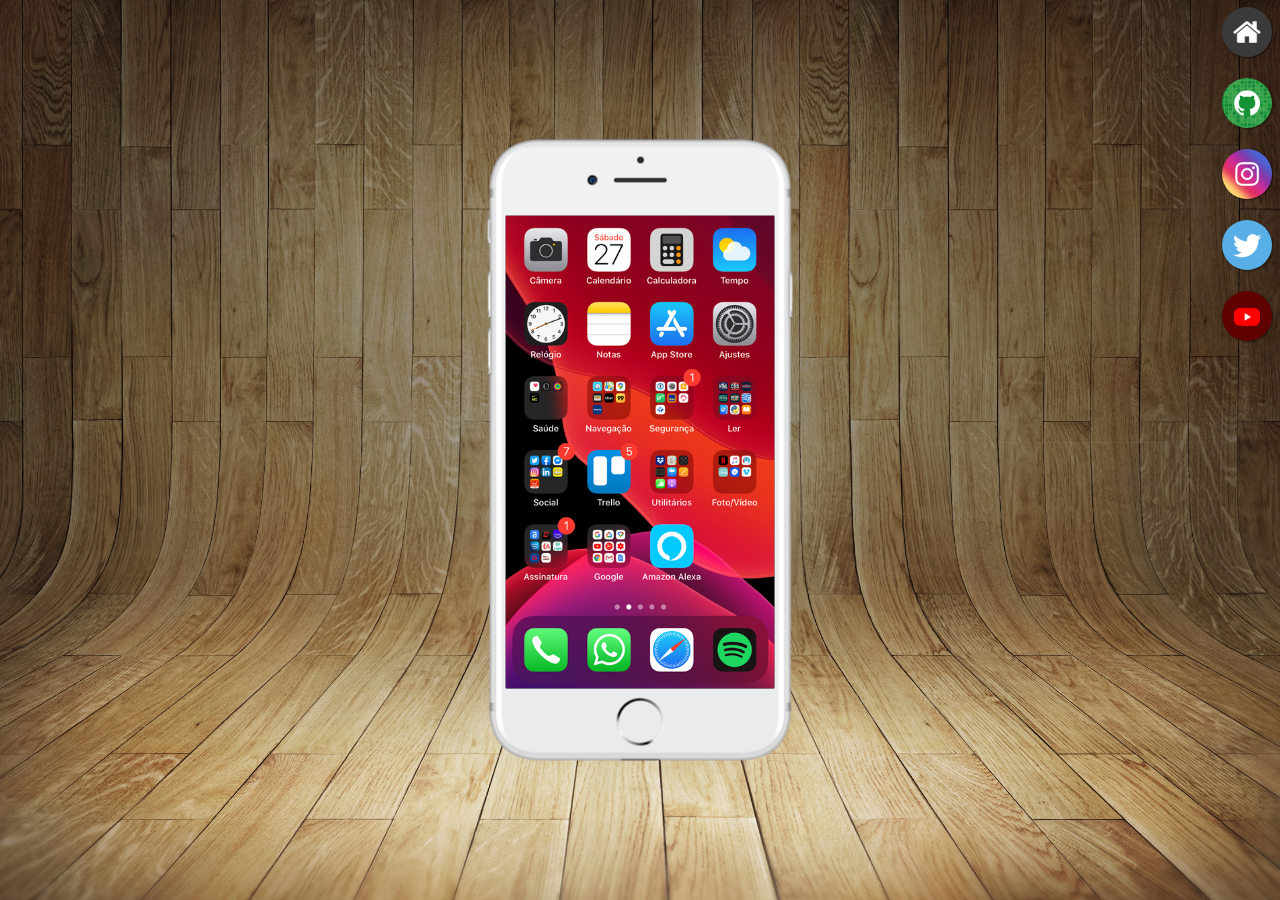
<file: index.html>
<!DOCTYPE html>
<html lang="pt-br">
<head>
    <meta charset="UTF-8">
    <meta http-equiv="X-UA-Compatible" content="IE=edge">
    <meta name="viewport" content="width=device-width, initial-scale=1.0">
    <title>Projeto Redes Sociais</title>
    <link rel="shortcut icon" href="favicon.ico" type="image/x-icon">
    <link rel="stylesheet" href="estilos/style.css">
</head>
<body>
    <main>
        <section id="telefone">
            <iframe src="home.html" frameborder="0" name="tela" id="tela">
                Seu navegador não é compatível com este conteúdo. Talvez em outro, por favor.
            </iframe>
        </section>
        <section id="redes-sociais">
            <a href="home.html" target="tela"> <img src="imagens/logo-home.jpg" alt="home"></a><br>
            <a href="github.html" target="tela"><img src="imagens/logo-github.jpg" alt="github"></a><br>
<!--        <a href="facebook.html" target="tela"><img src="imagens/logo-facebook.jpg" alt="facebook"></a><br>-->
            <a href="instagram.html" target="tela"><img src="imagens/logo-instagram.jpg" alt="instagram"></a><br>
            <a href="twitter.html" target="tela"><img src="imagens/logo-twitter.jpg" alt="twitter"></a><br>
            <a href="youtube.html" target="tela"><img src="imagens/logo-youtube.jpg" alt="youtube"></a>
        </section>
    </main>
</body>
</html>
</file>
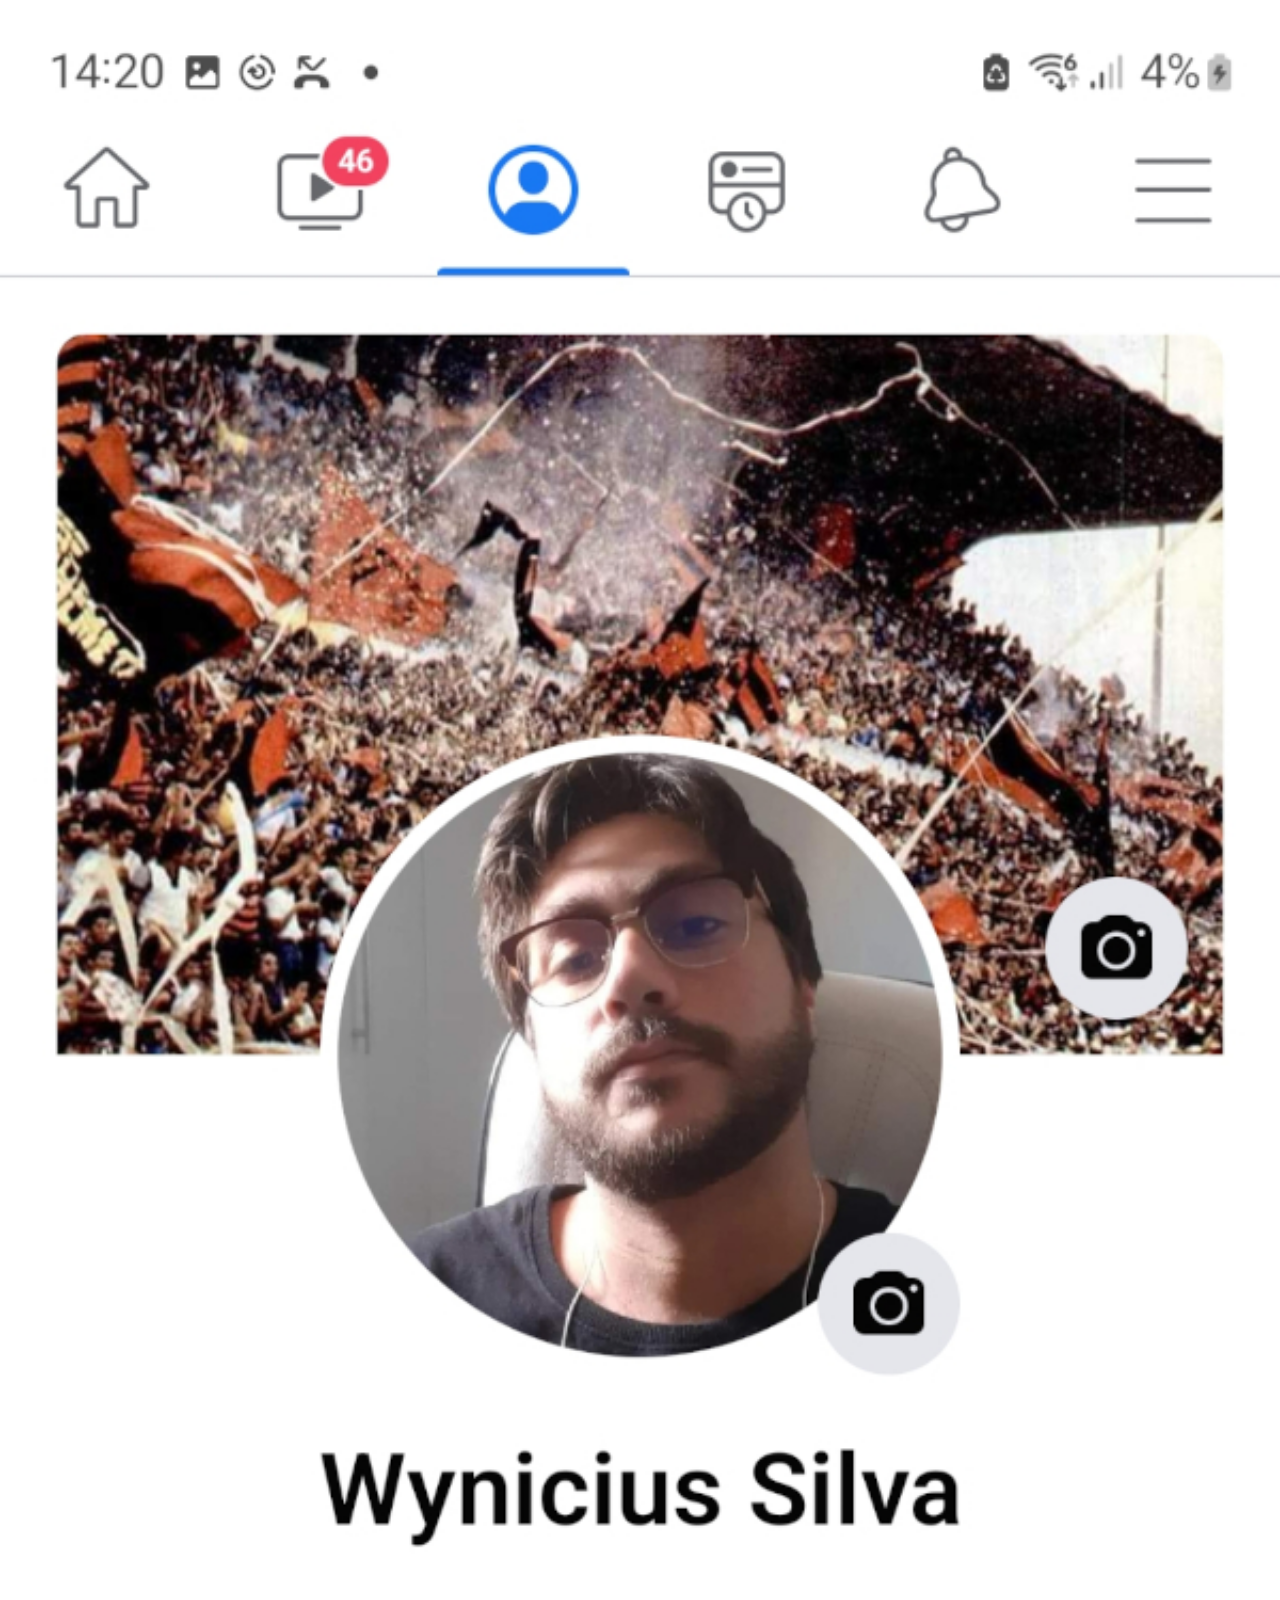
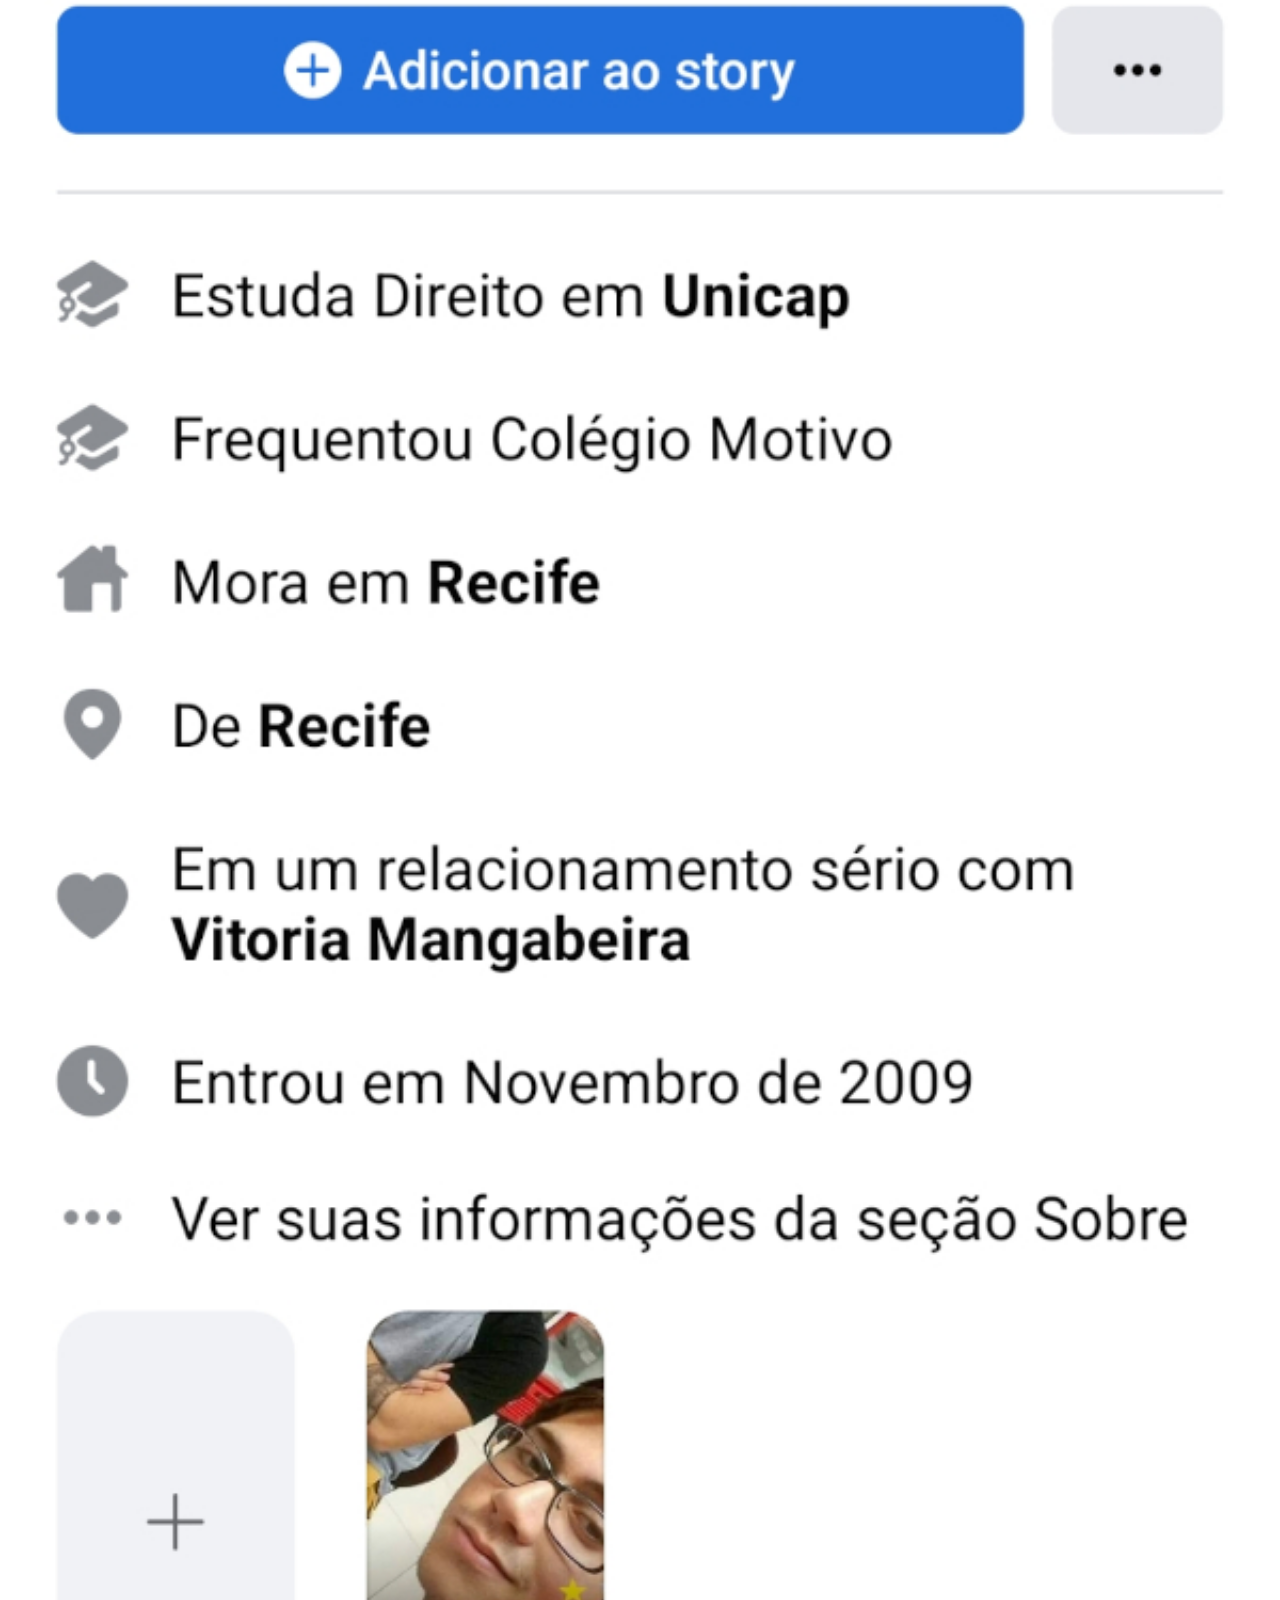
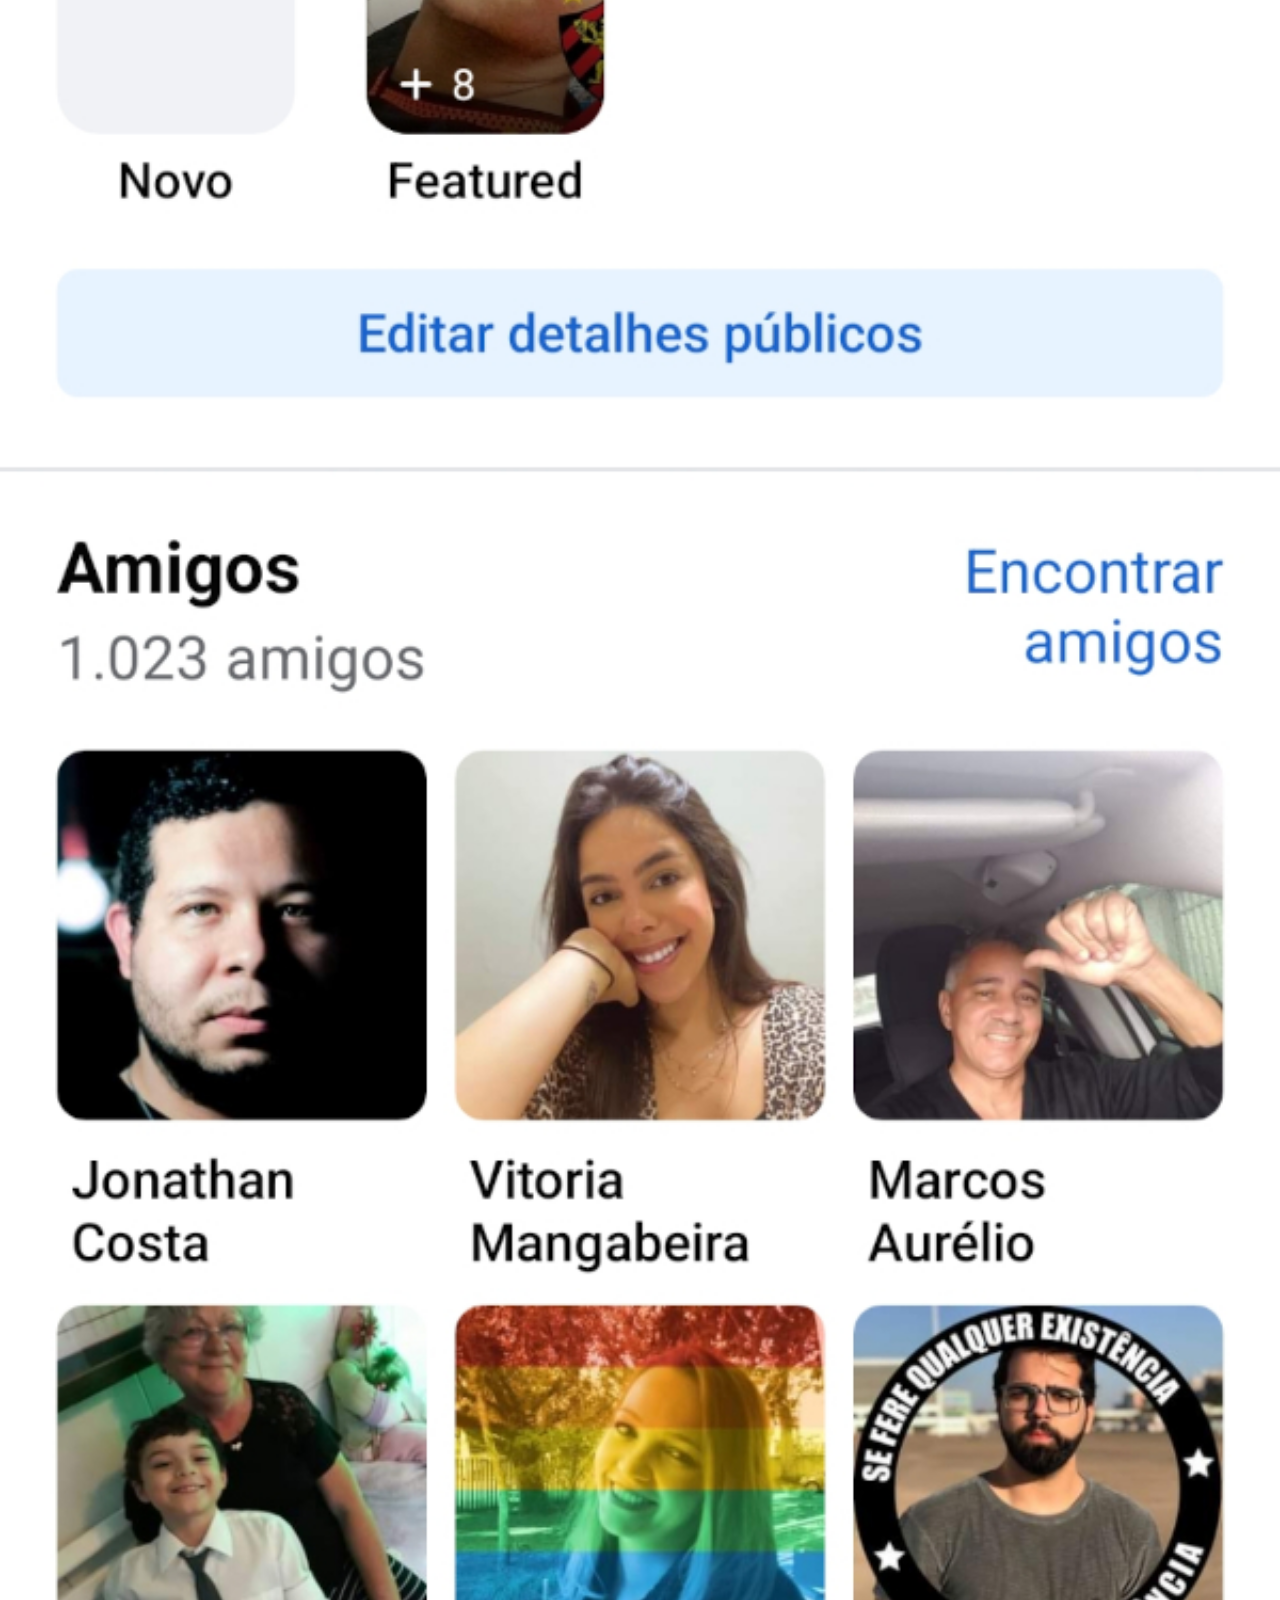
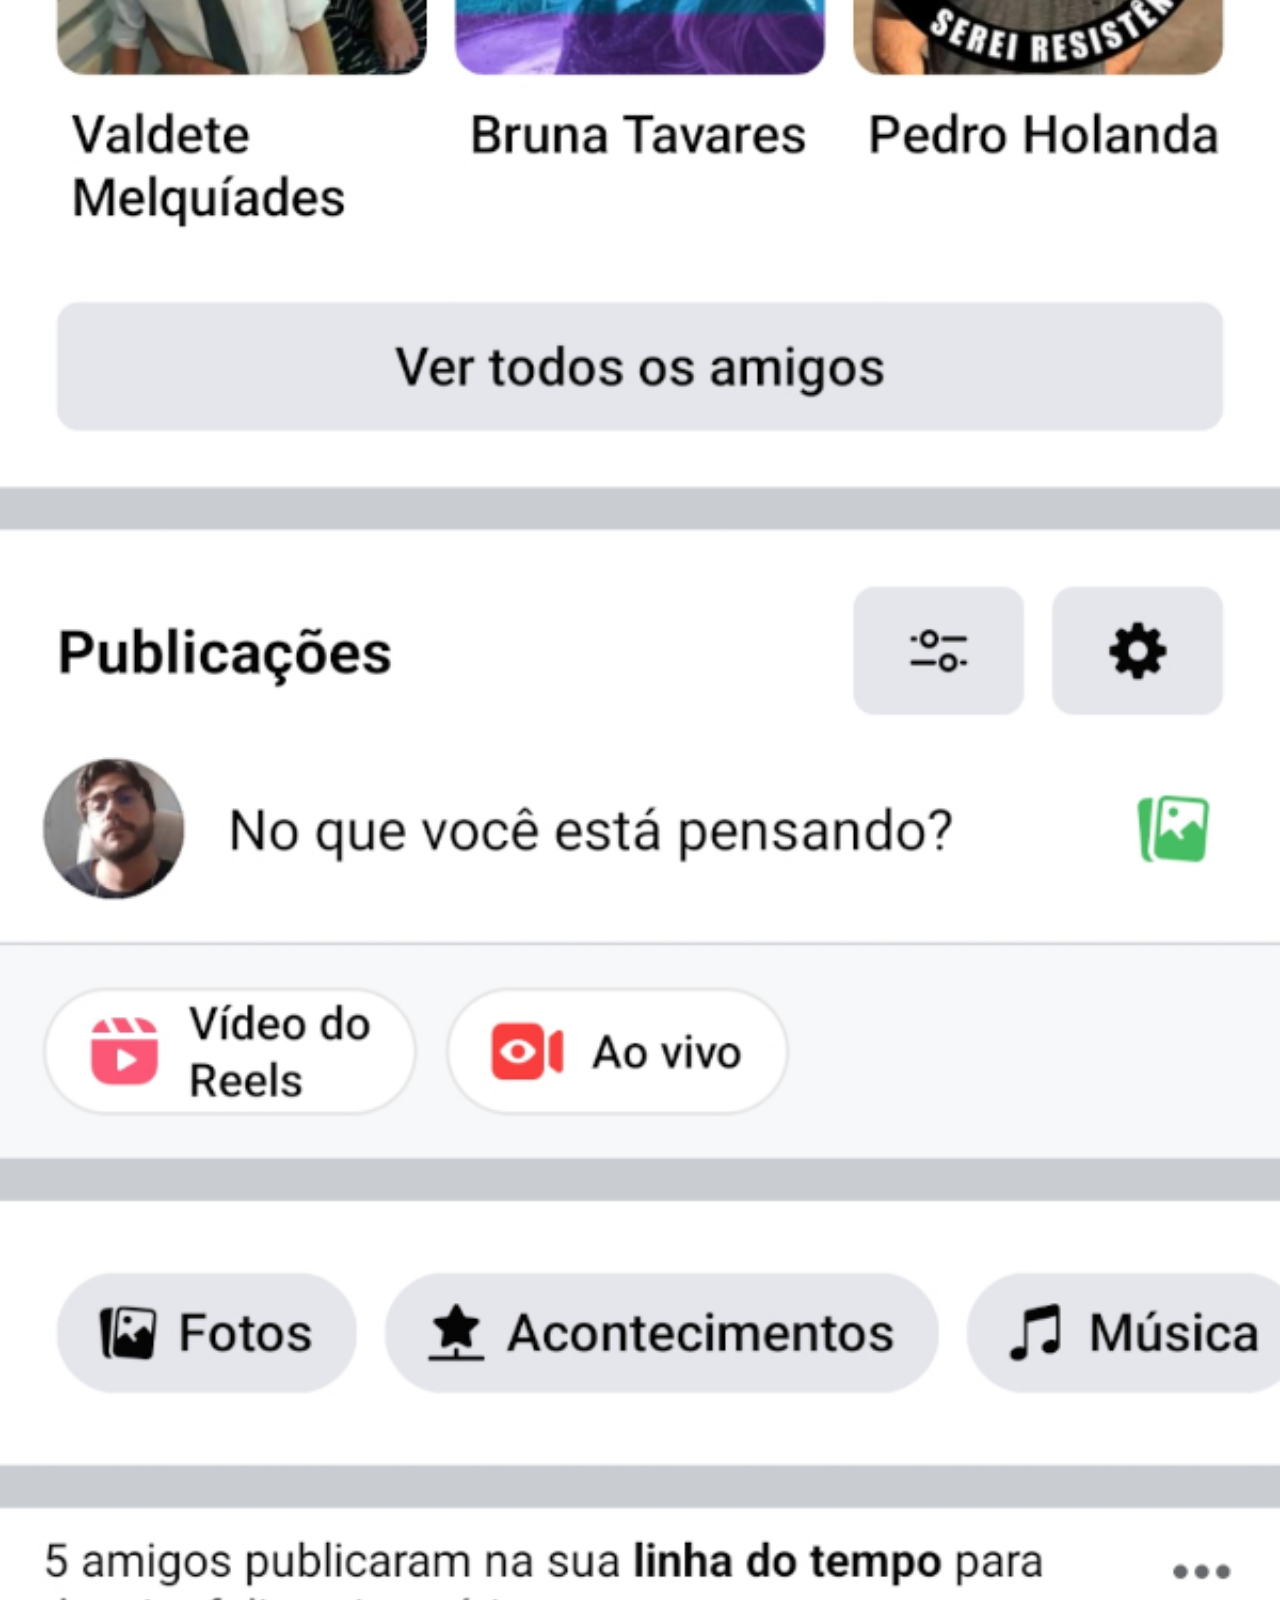
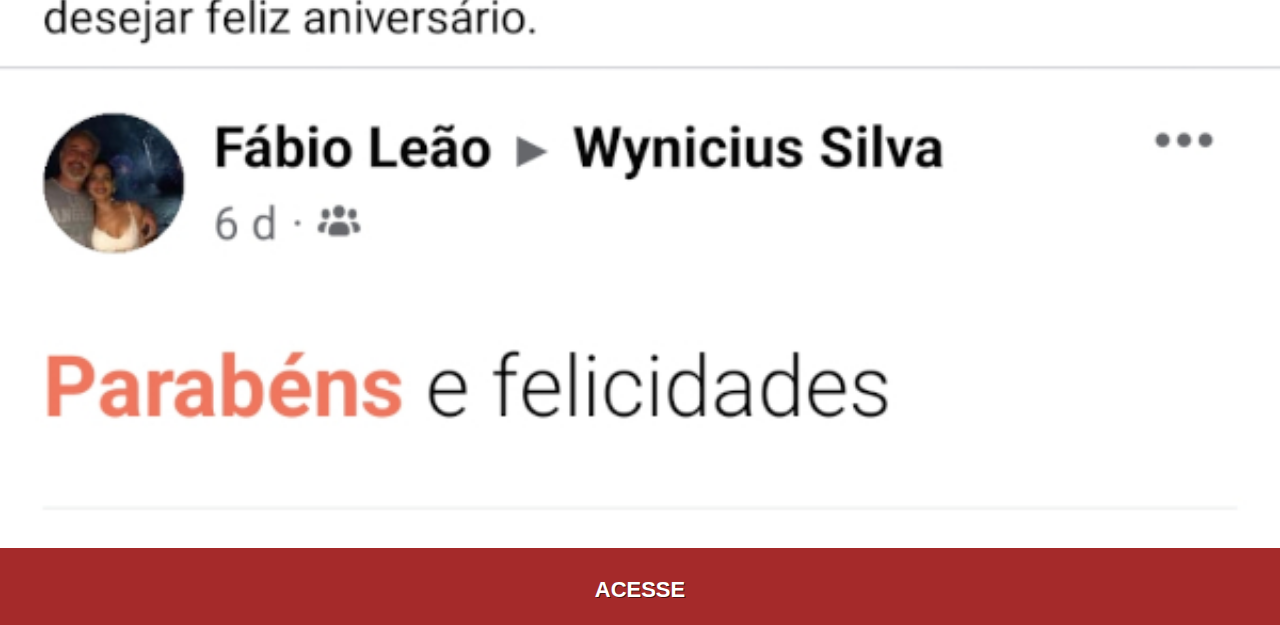
<file: facebook.html>
<!--Not in use-->

<!DOCTYPE html>
<html lang="pt-br">
<head>
    <meta charset="UTF-8">
    <meta http-equiv="X-UA-Compatible" content="IE=edge">
    <meta name="viewport" content="width=device-width, initial-scale=1.0">
    <title>facebook</title>
    <link rel="stylesheet" href="estilos/tela.css">
</head>
<body>
    <img src="imagens/tela-facebook.jpg" alt="facebook">
    <a href="https://pt-br.facebook.com/people/Wynicius-Da-Silva/100082048389641/">acesse</a>
</body>
</html>
</file>
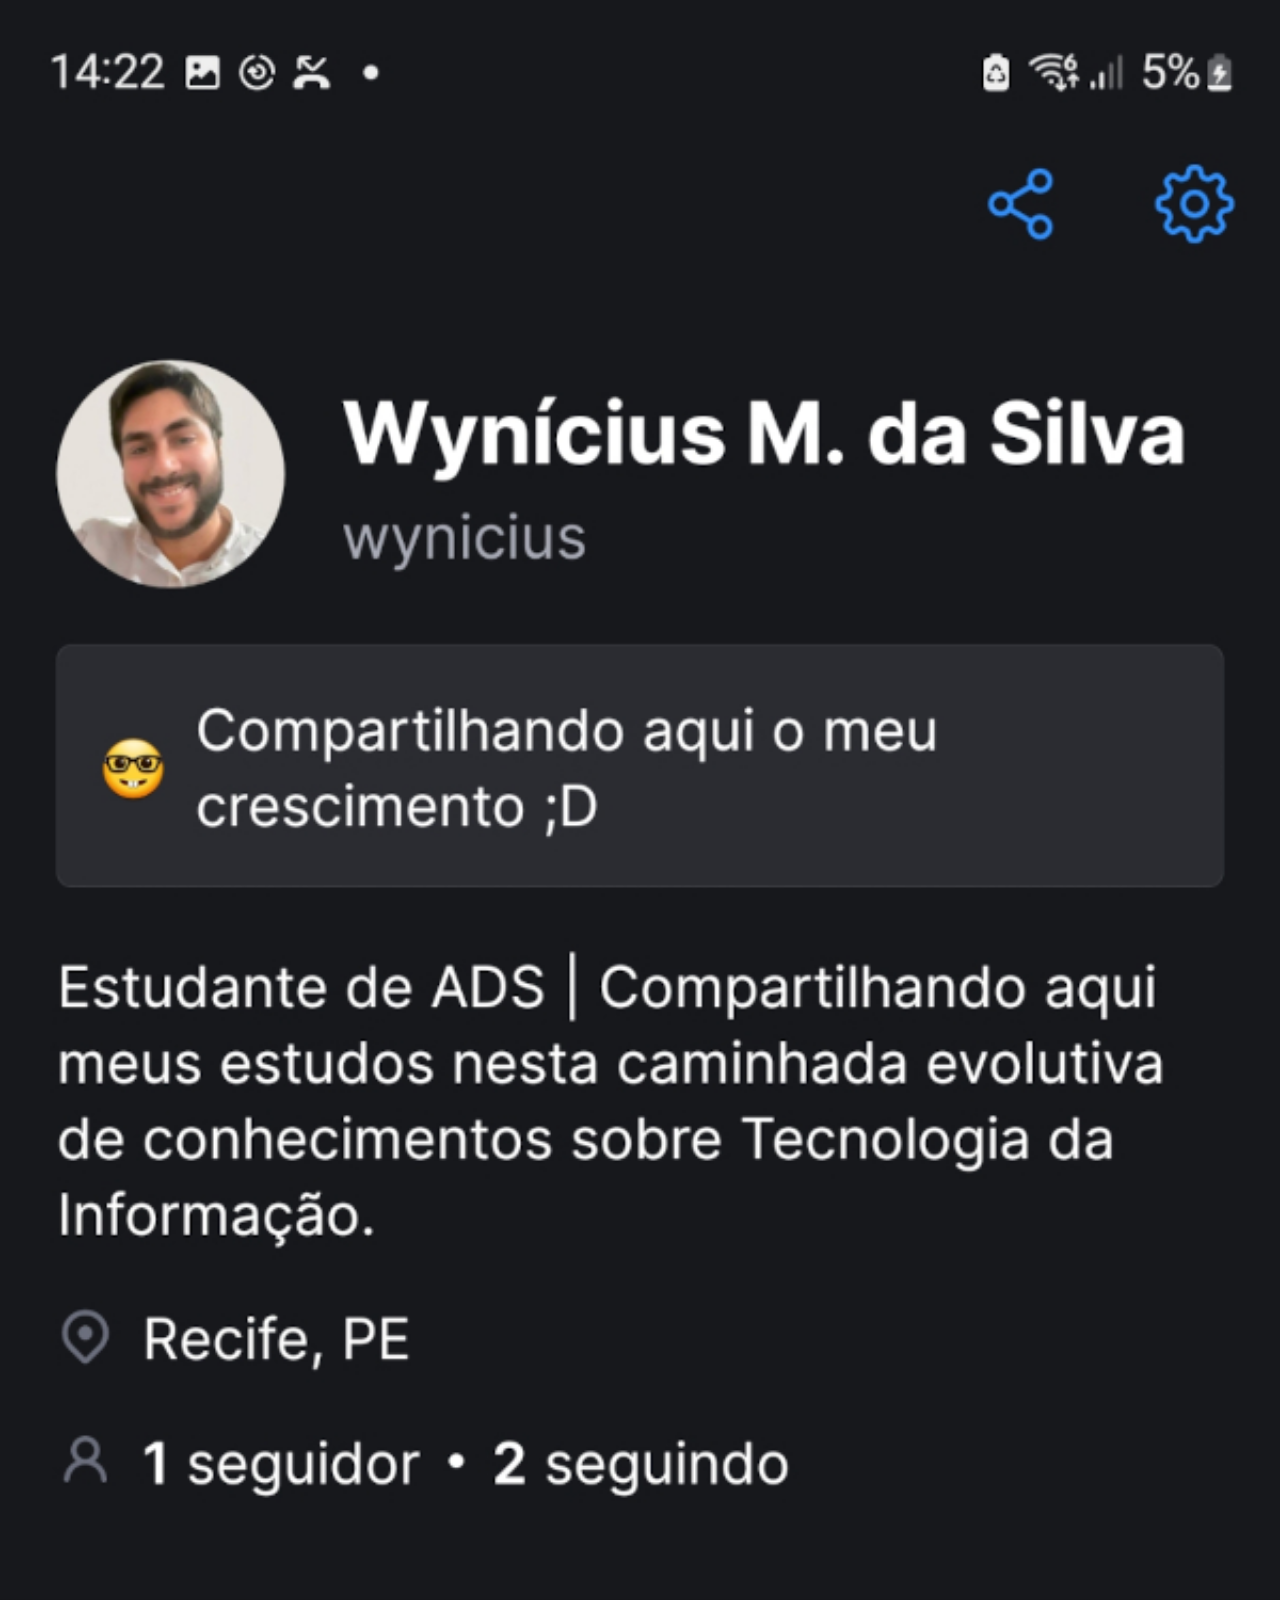
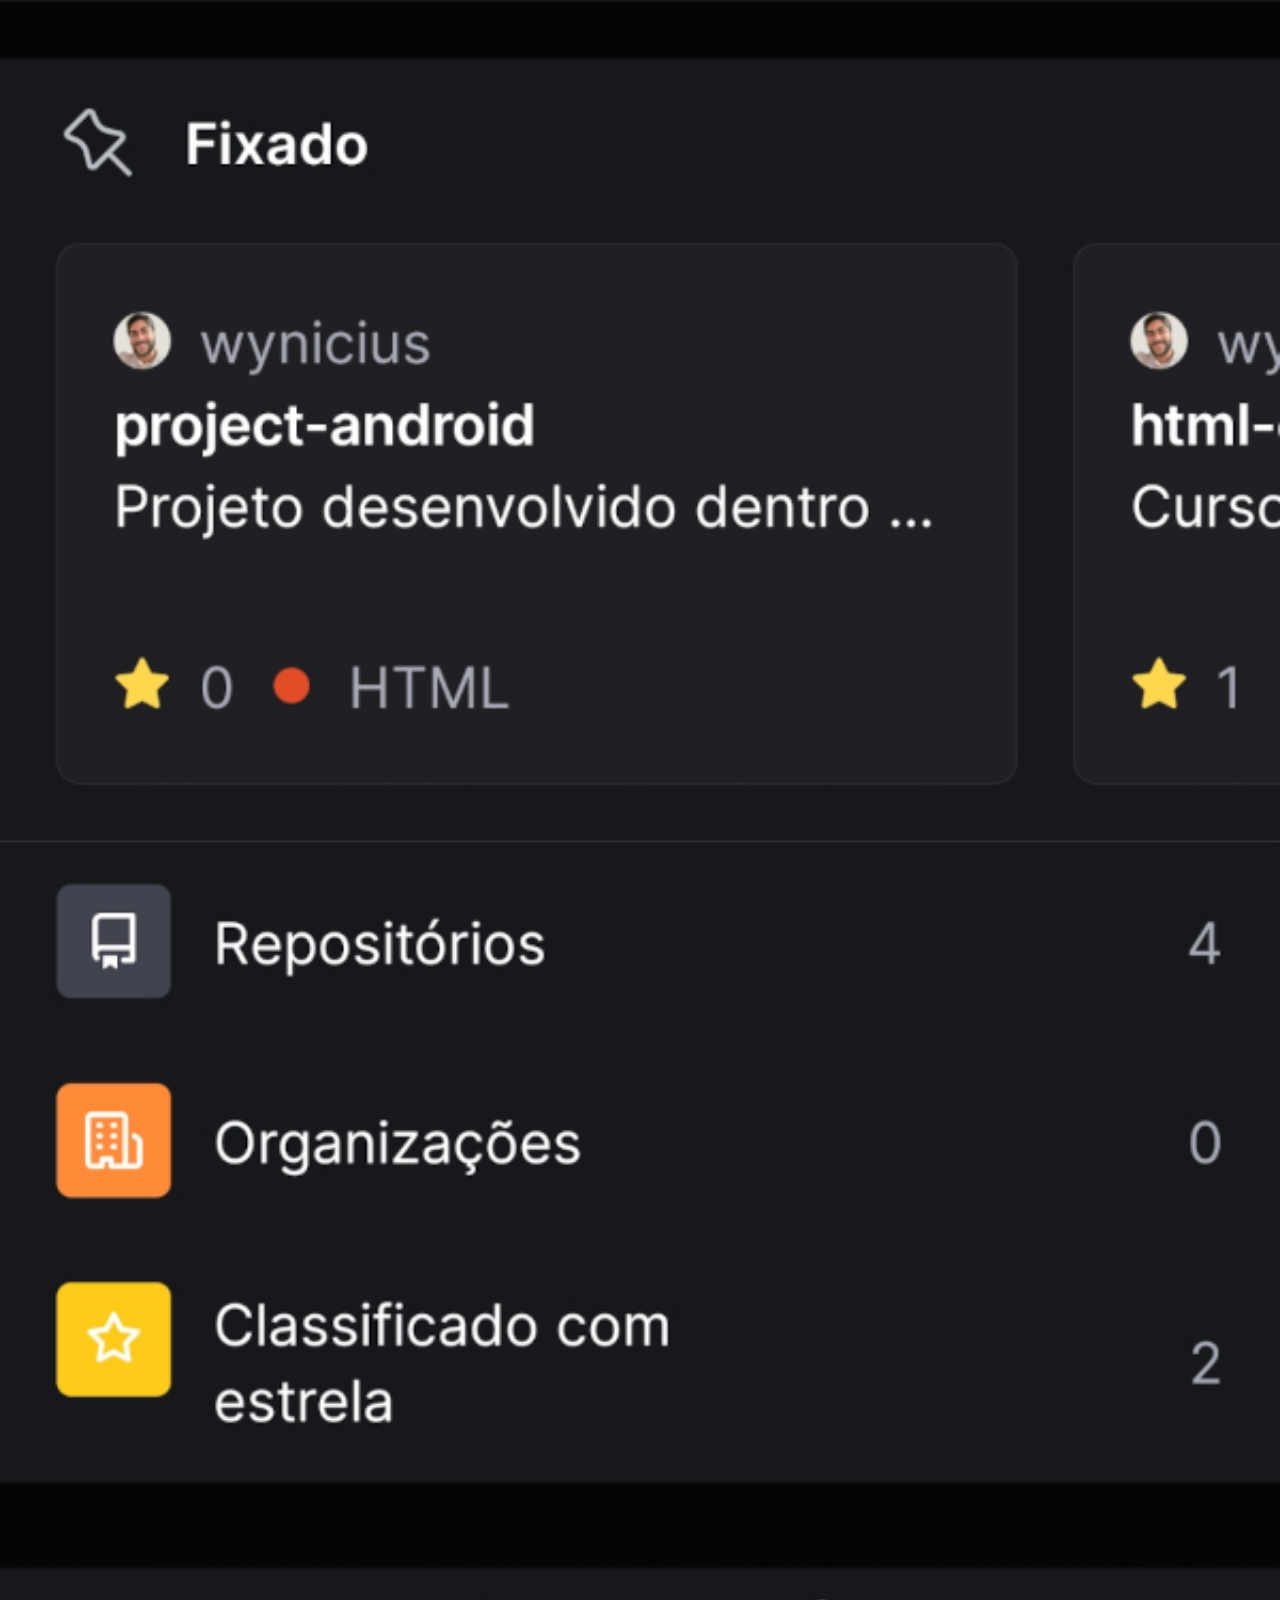
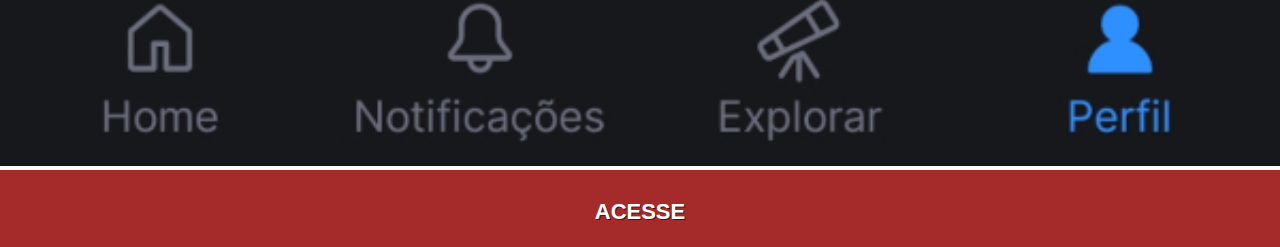
<file: github.html>
<!DOCTYPE html>
<html lang="pt-br">
<head>
    <meta charset="UTF-8">
    <meta http-equiv="X-UA-Compatible" content="IE=edge">
    <meta name="viewport" content="width=device-width, initial-scale=1.0">
    <title>Github</title>
    <link rel="stylesheet" href="estilos/tela.css">
</head>
<body>
    <img src="imagens/tela-github.jpg" alt="perfil do github">
    <a href="https://github.com/wynicius" target="_blank">acesse</a>
</body>
</html>
</file>
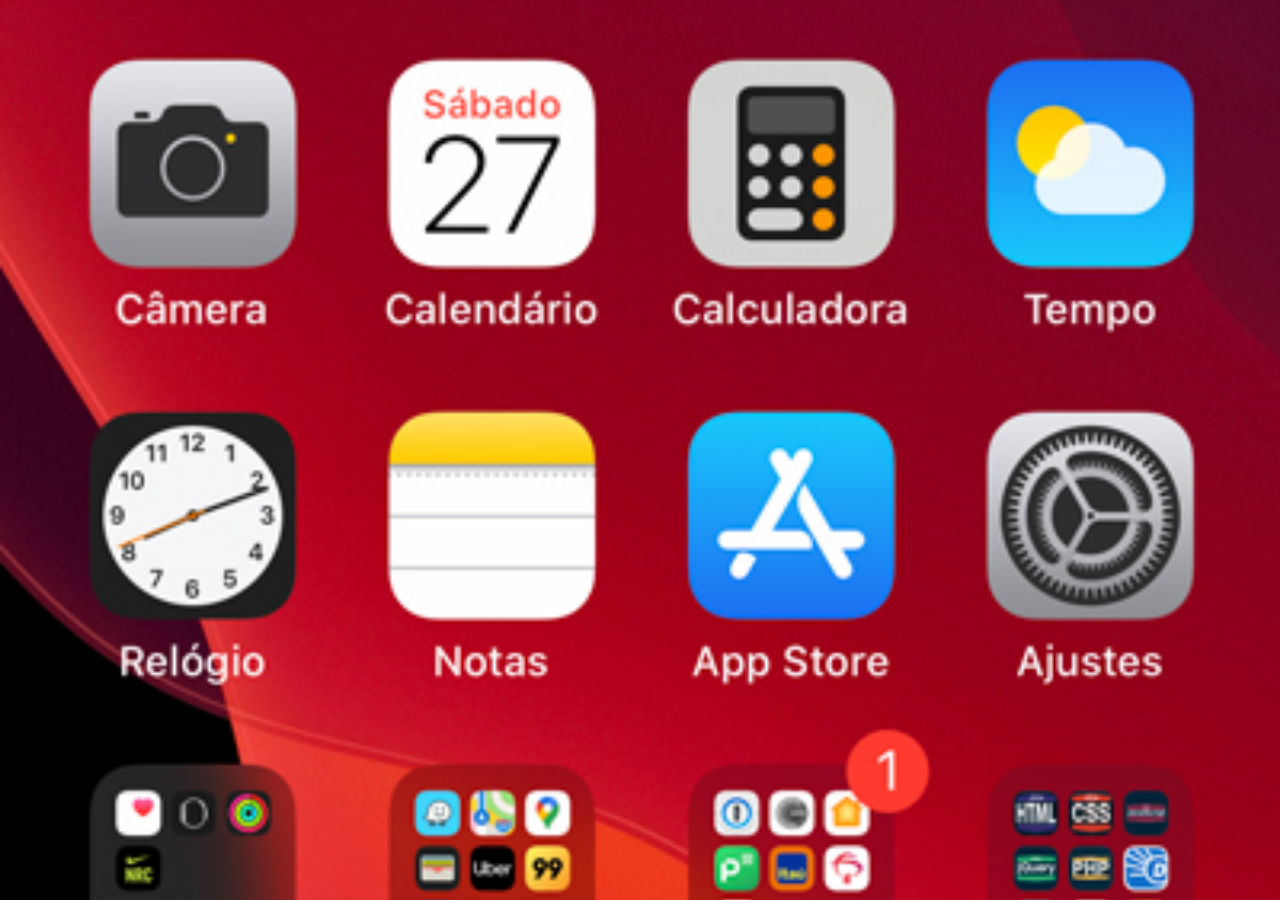
<file: home.html>
<!DOCTYPE html>
<html lang="pt-br">
<head>
    <meta charset="UTF-8">
    <meta http-equiv="X-UA-Compatible" content="IE=edge">
    <meta name="viewport" content="width=device-width, initial-scale=1.0">
    <title>home</title>
    <style>
        *{
            margin: 0px;
            padding: 0px;
        }

        body{
            width: 100vw;
            height: 100vh;
            background: black url('imagens/tela-home.jpg') top center;
            background-size: cover;
        }
    </style>
</head>
<body>
    
</body>
</html>
</file>
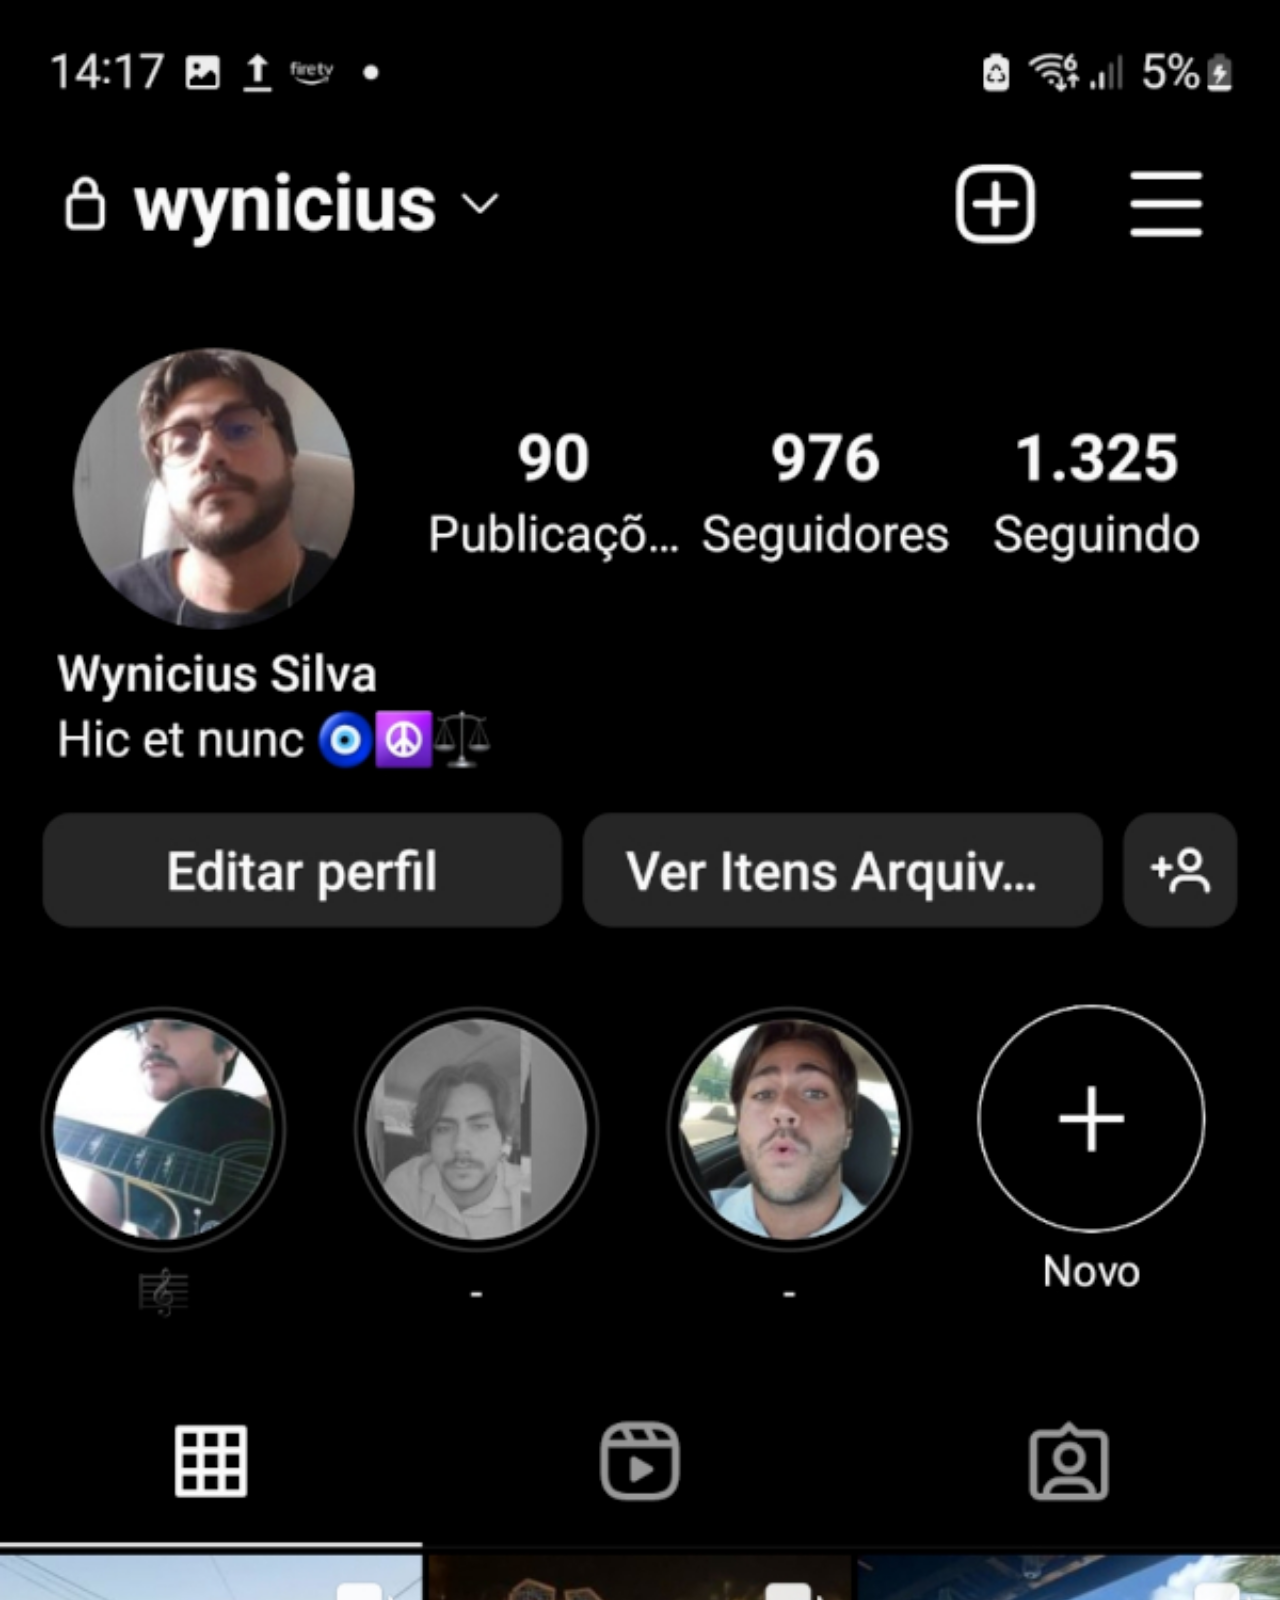
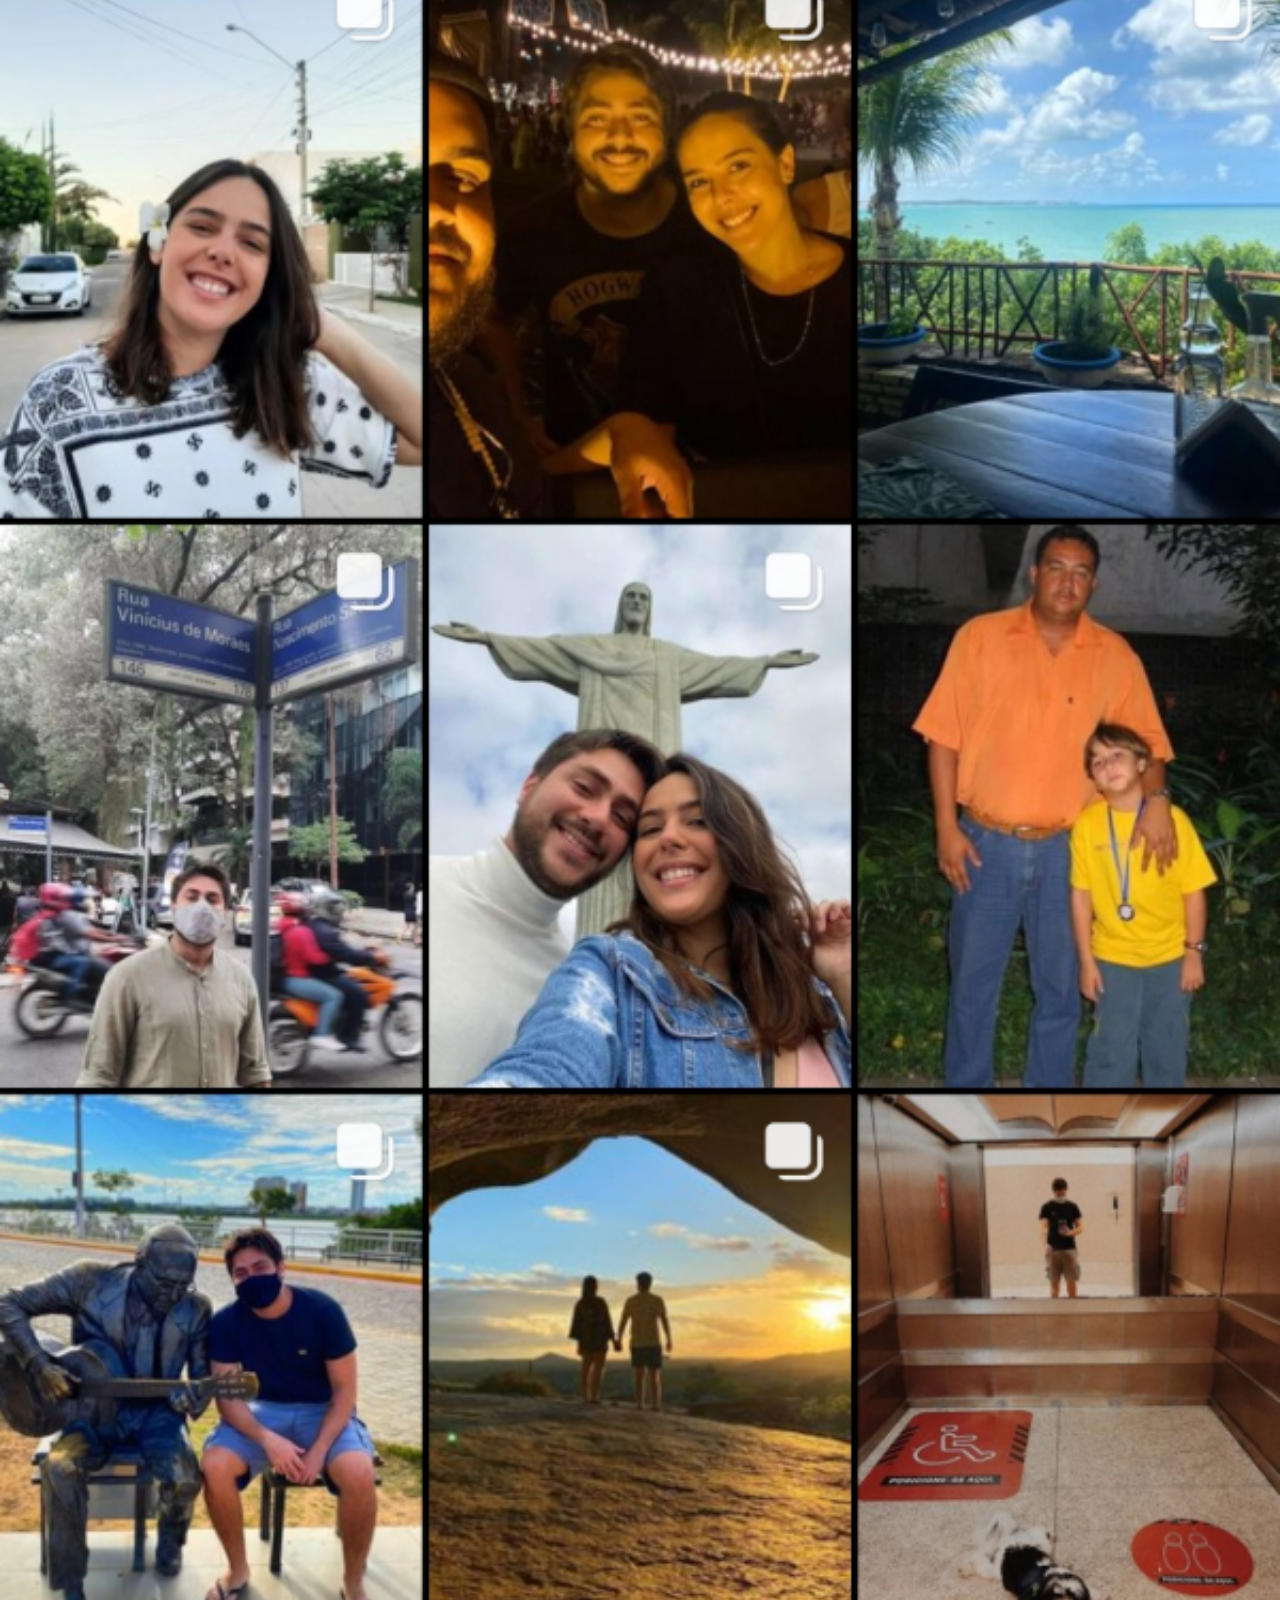
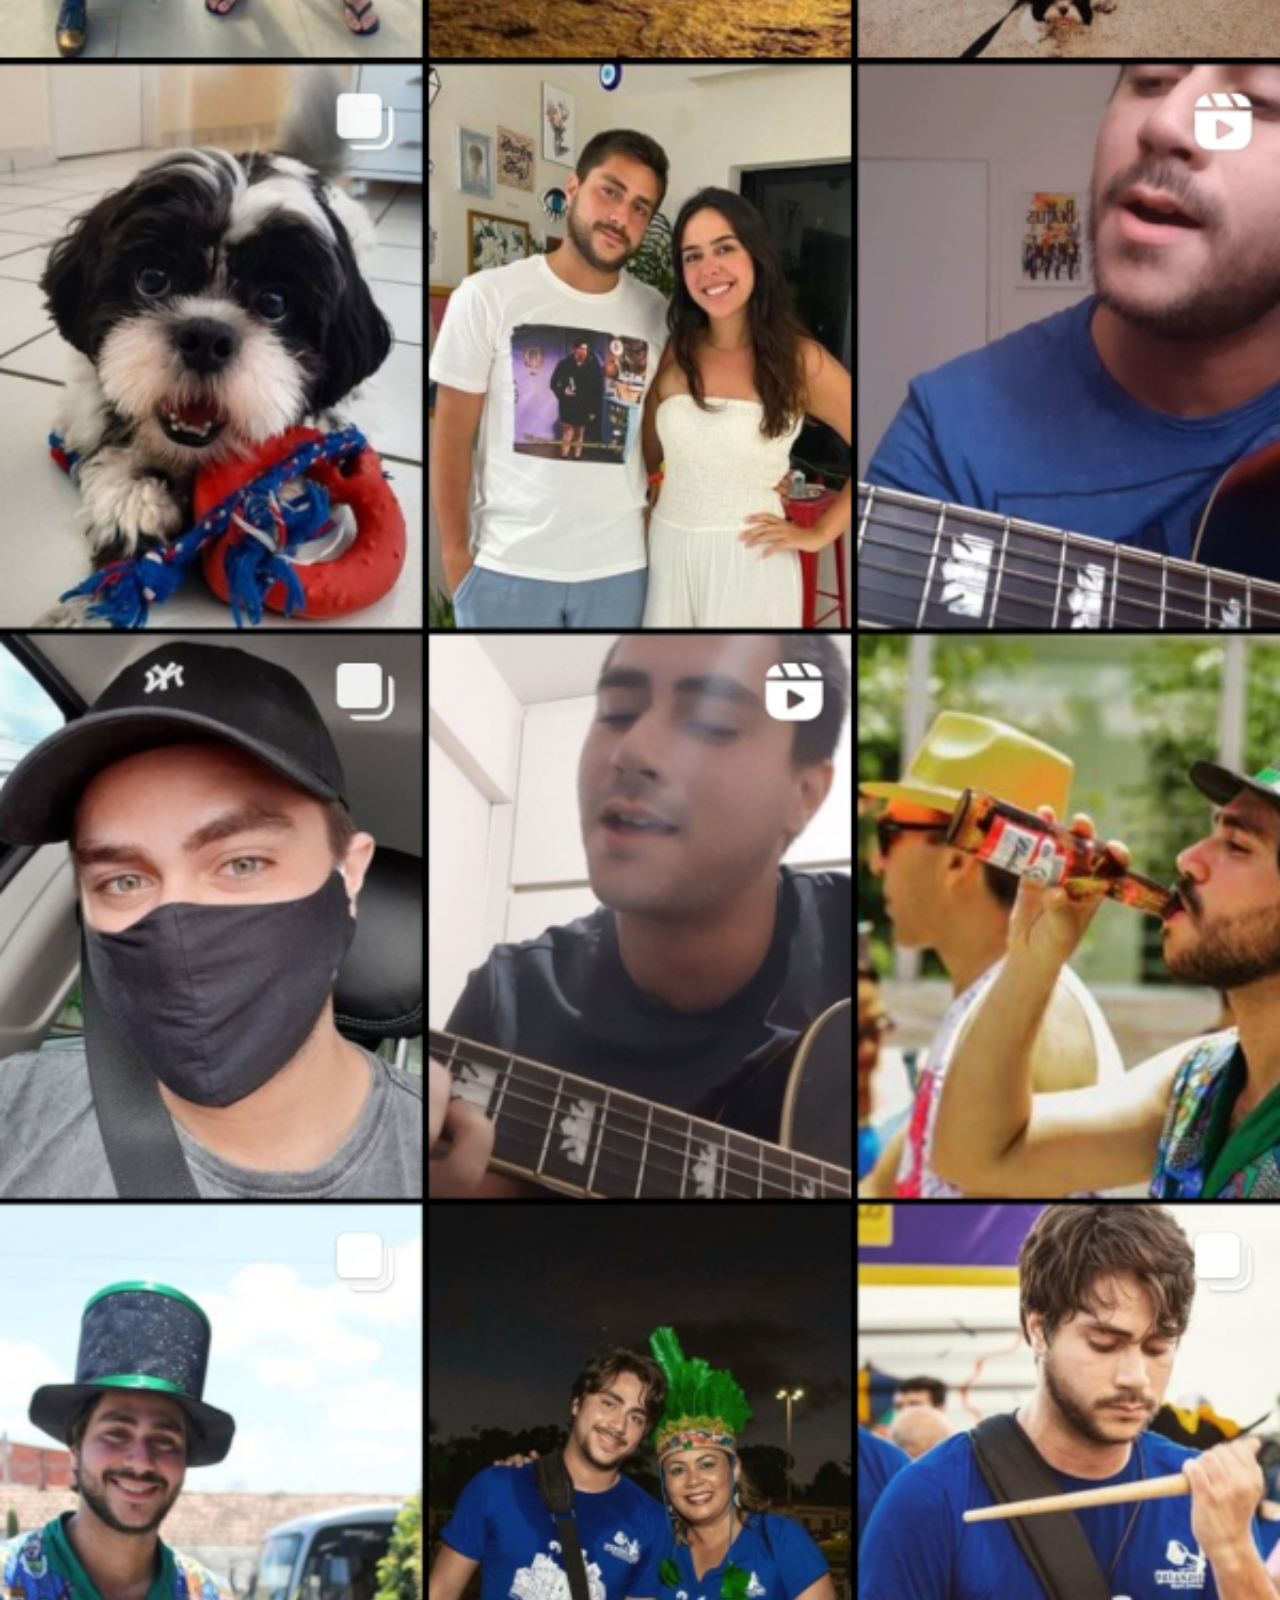
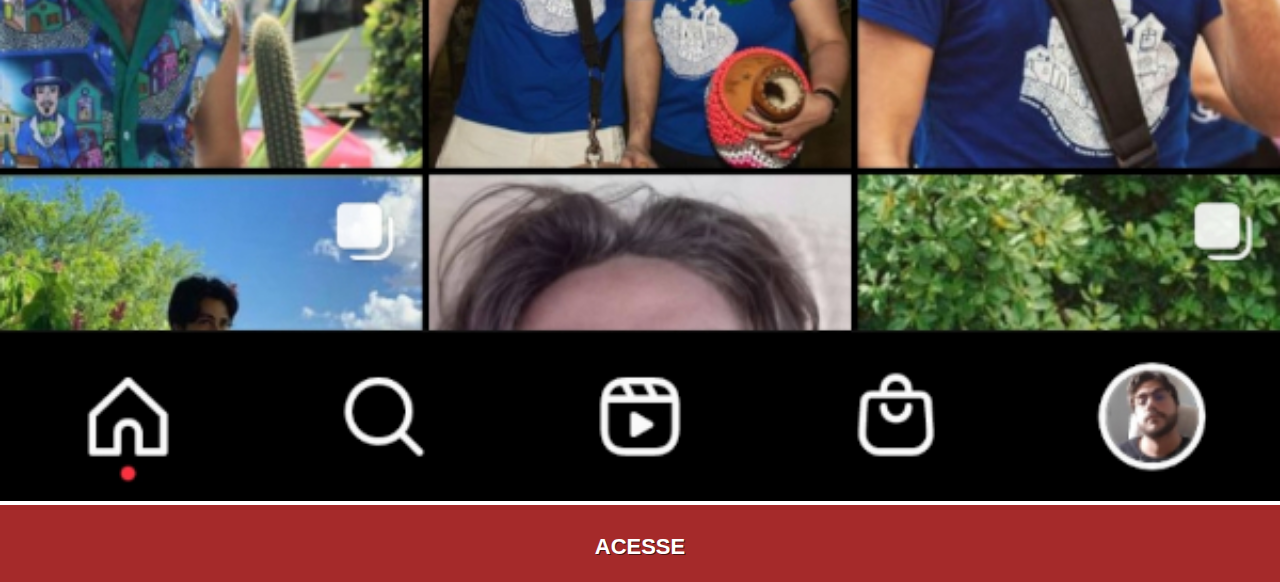
<file: instagram.html>
<!DOCTYPE html>
<html lang="pt-br">
<head>
    <meta charset="UTF-8">
    <meta http-equiv="X-UA-Compatible" content="IE=edge">
    <meta name="viewport" content="width=device-width, initial-scale=1.0">
    <title>instagram</title>
    <link rel="stylesheet" href="estilos/tela.css">
</head>
<body>
    <img src="imagens/tela-instagram.jpg" alt="instagram">
    <a href="https://www.instagram.com/wynicius/" target="_blank">acesse</a>
</body>
</html>
</file>
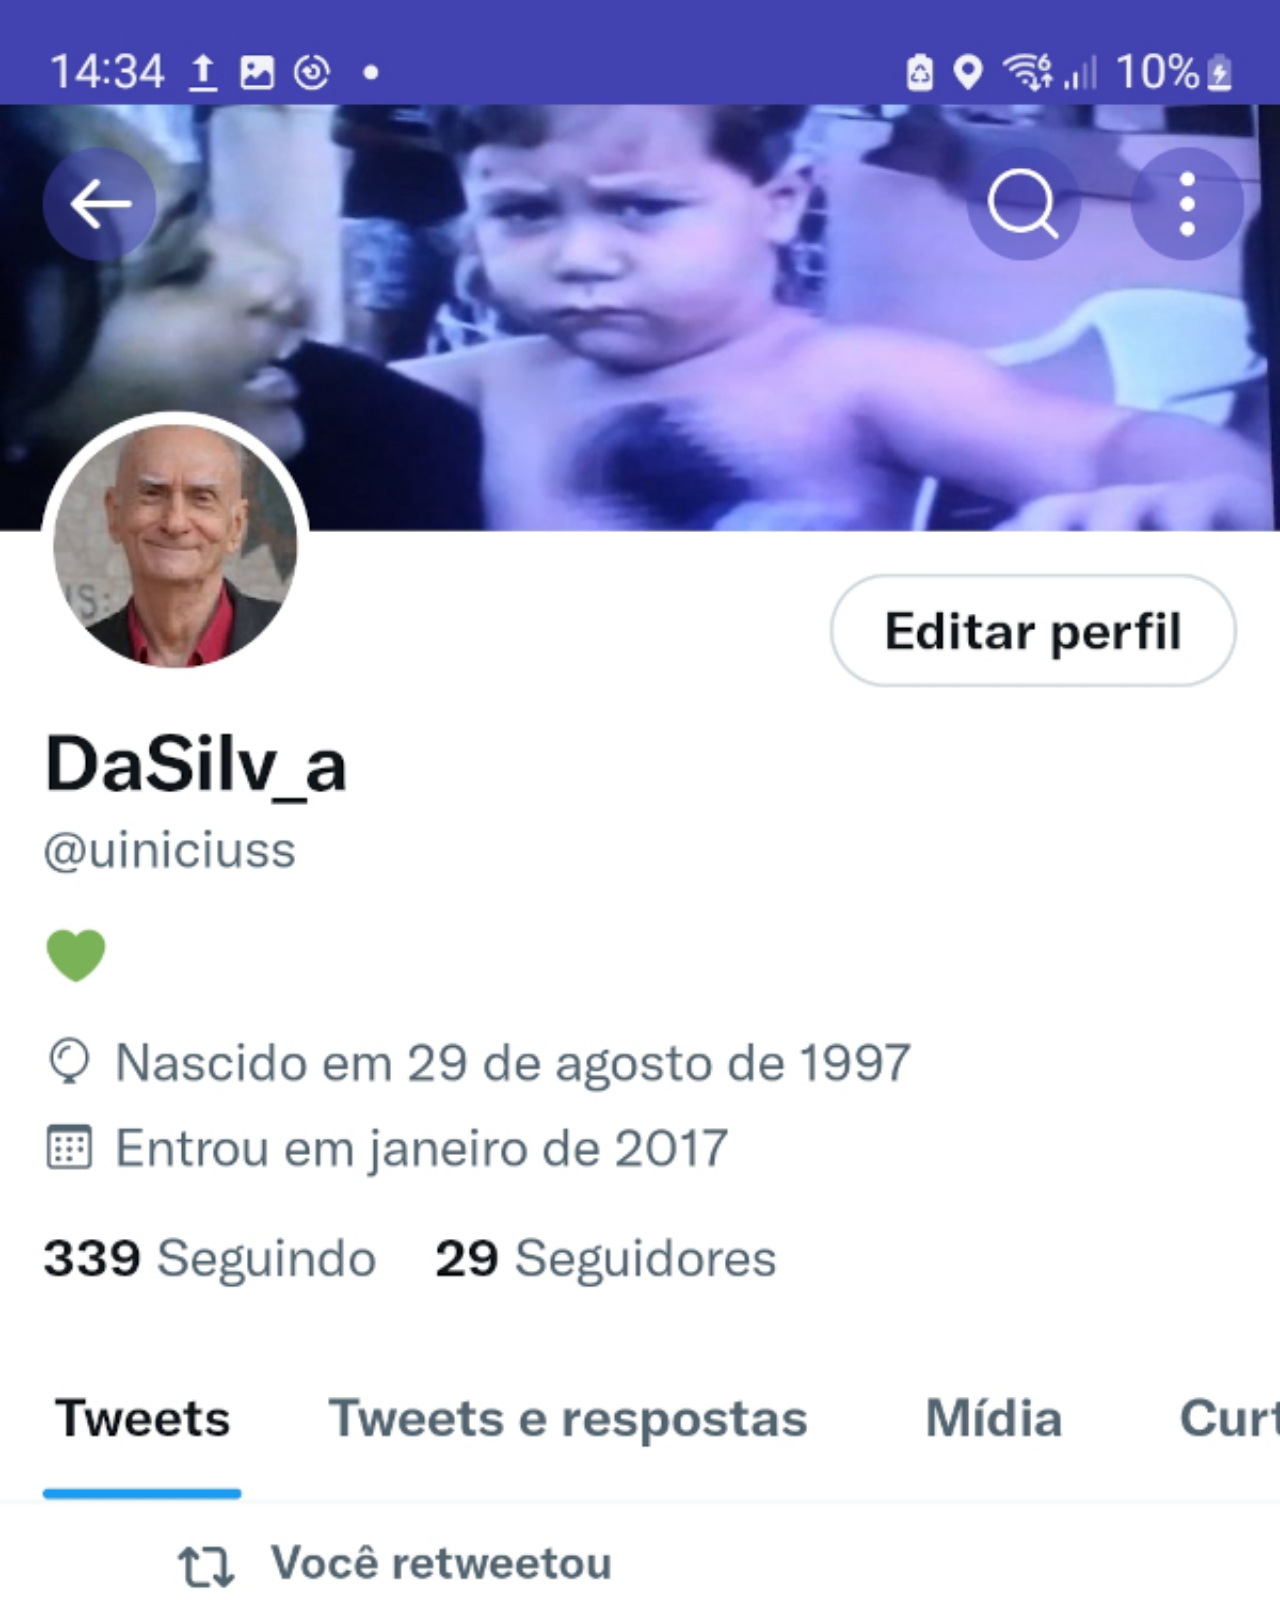
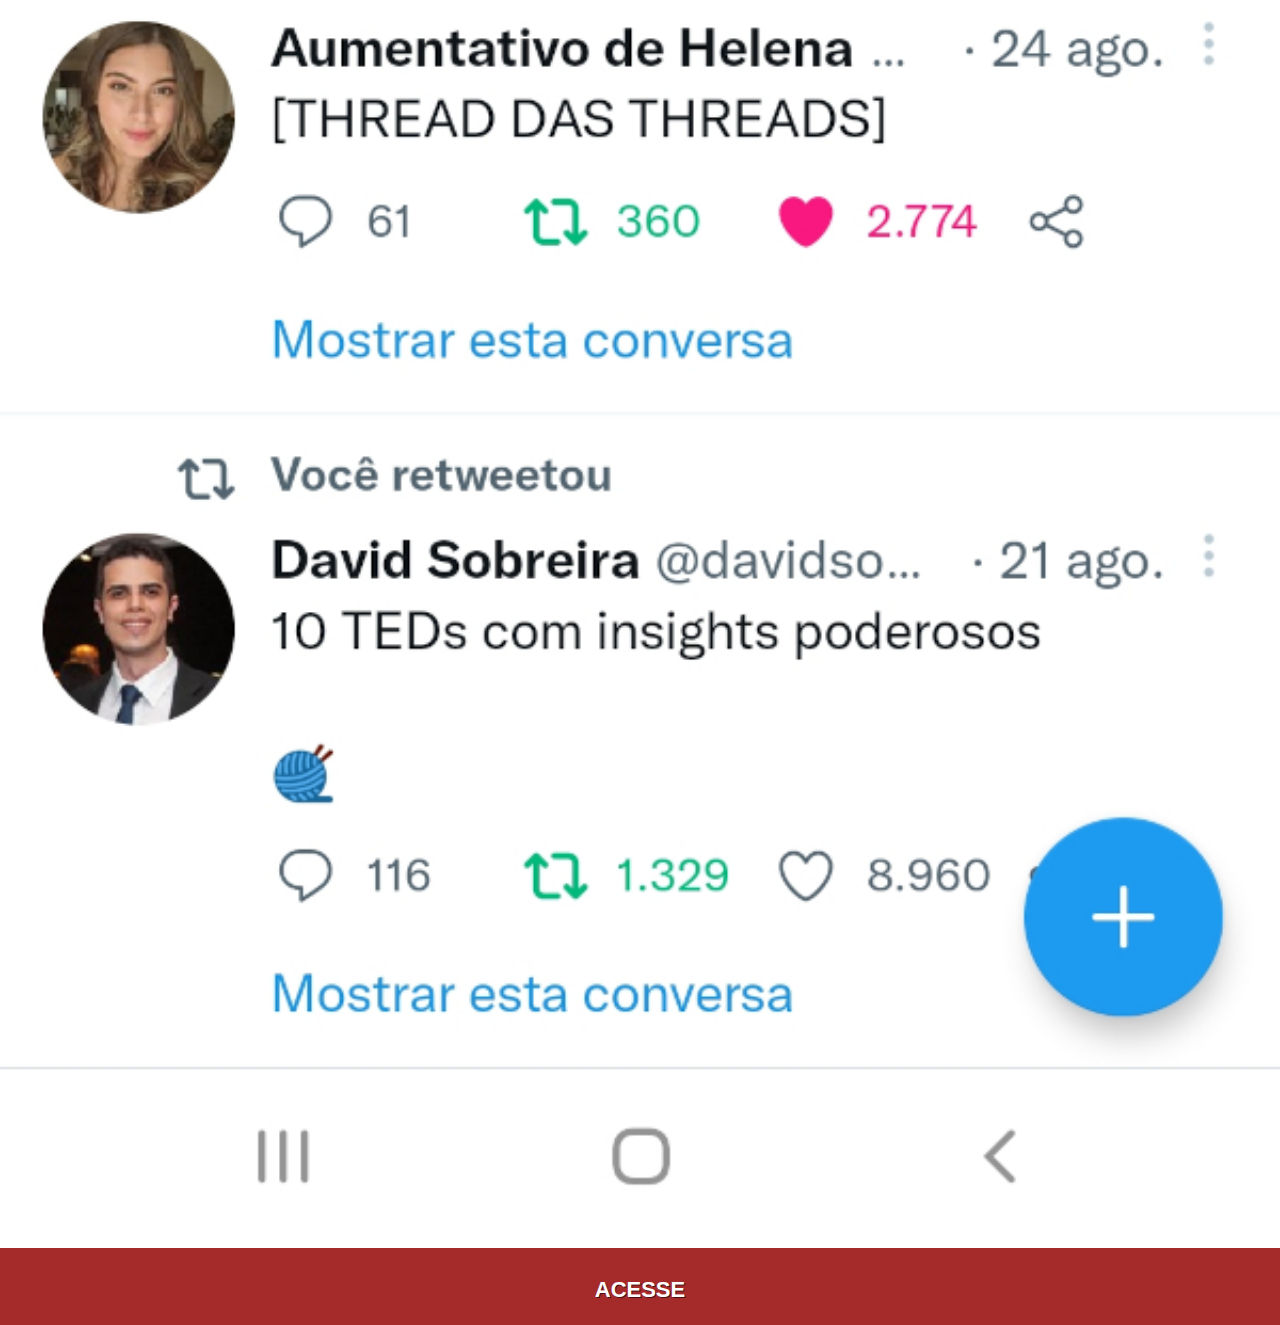
<file: twitter.html>
<!DOCTYPE html>
<html lang="pt-br">
<head>
    <meta charset="UTF-8">
    <meta http-equiv="X-UA-Compatible" content="IE=edge">
    <meta name="viewport" content="width=device-width, initial-scale=1.0">
    <title>twitter</title>
    <link rel="stylesheet" href="estilos/tela.css">
</head>
<body>
    <img src="imagens/tela-twitter.jpg" alt="twitter">
    <a href="https://twitter.com/uiniciuss" target="_blank">acesse</a>
</body>
</html>
</file>
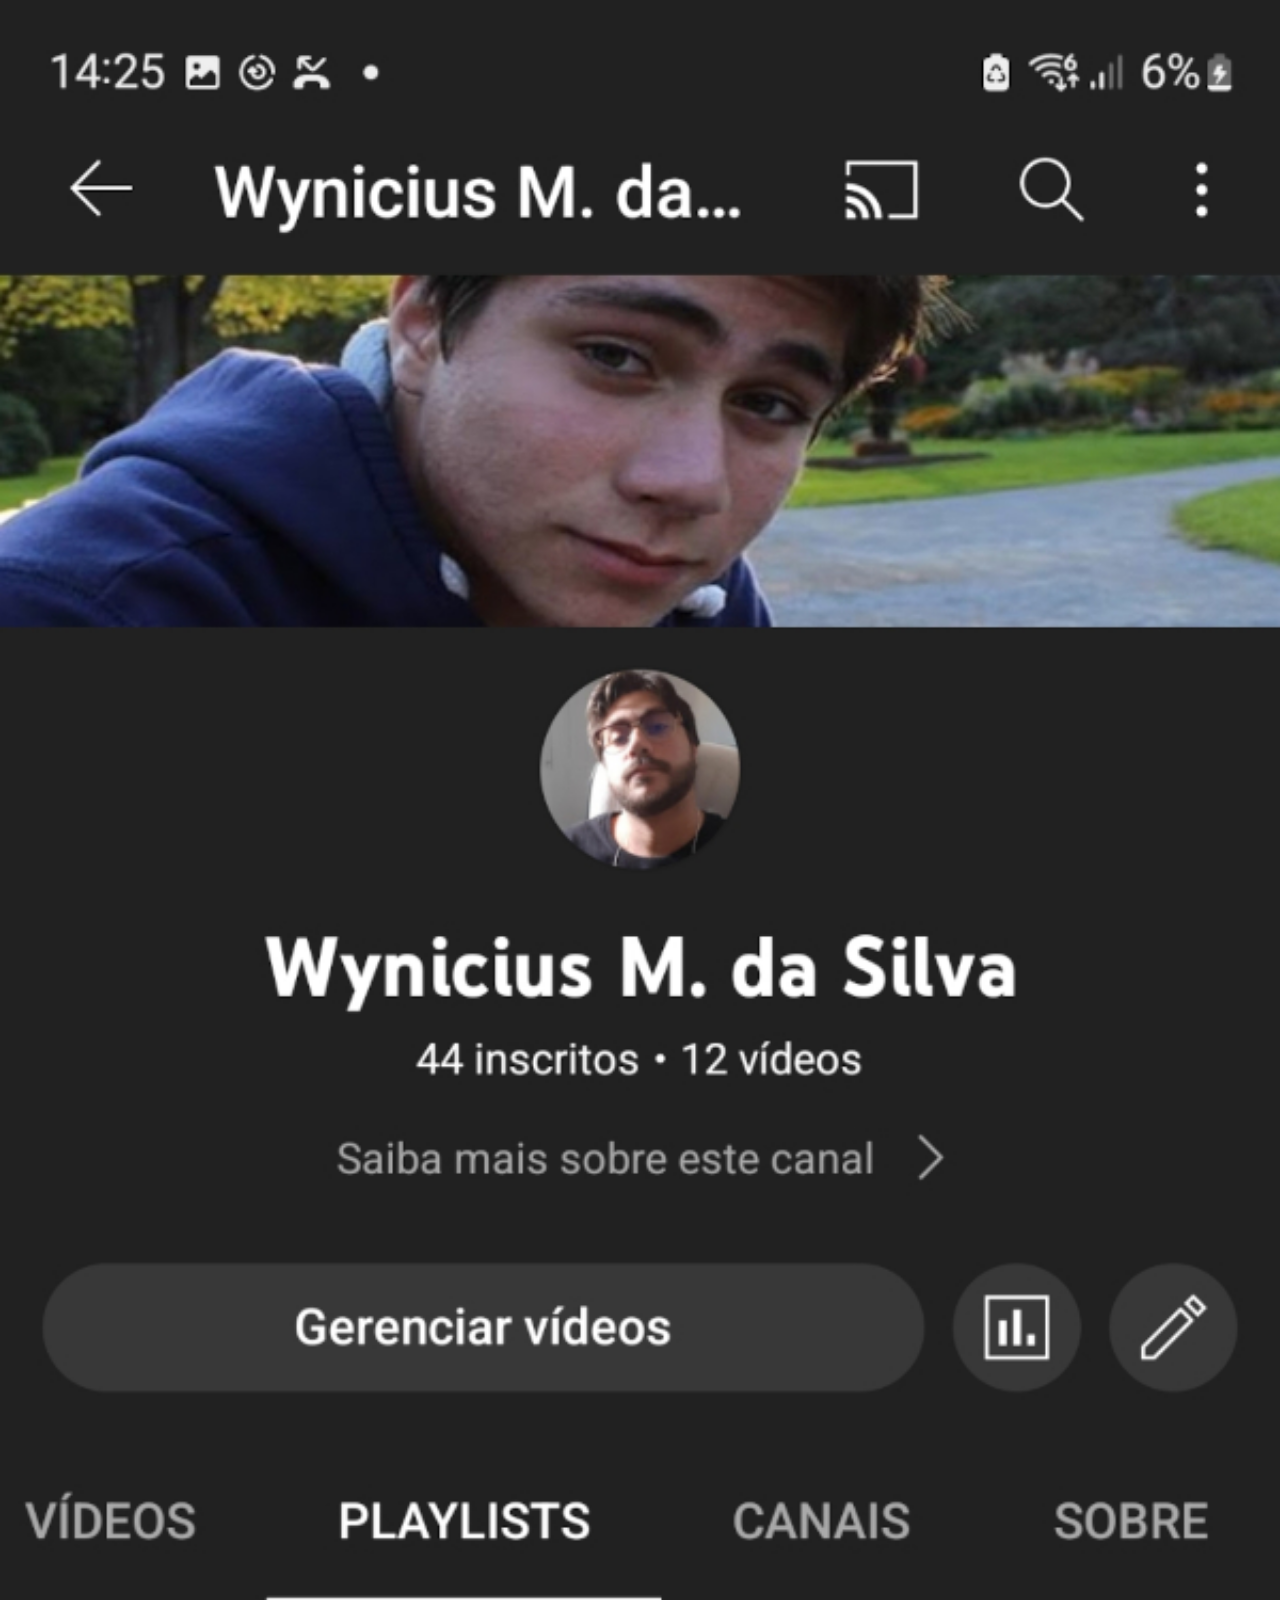
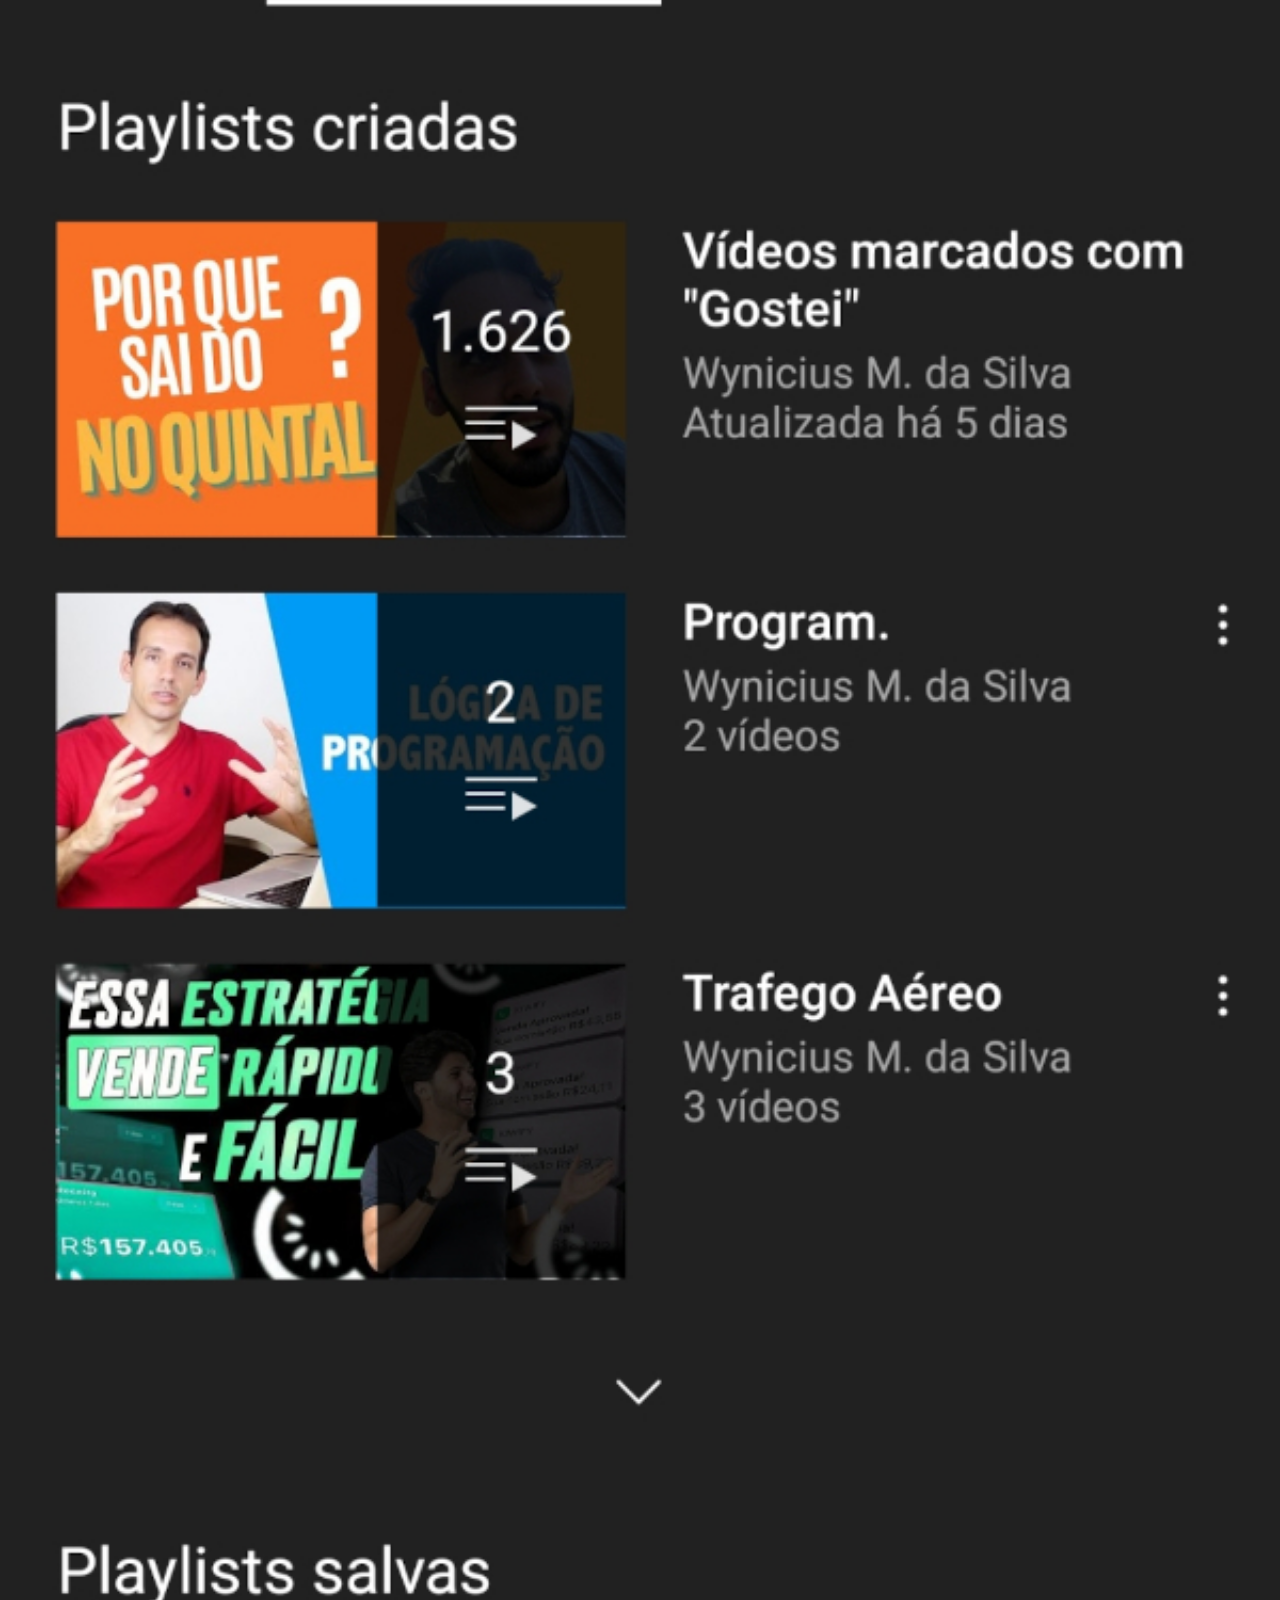
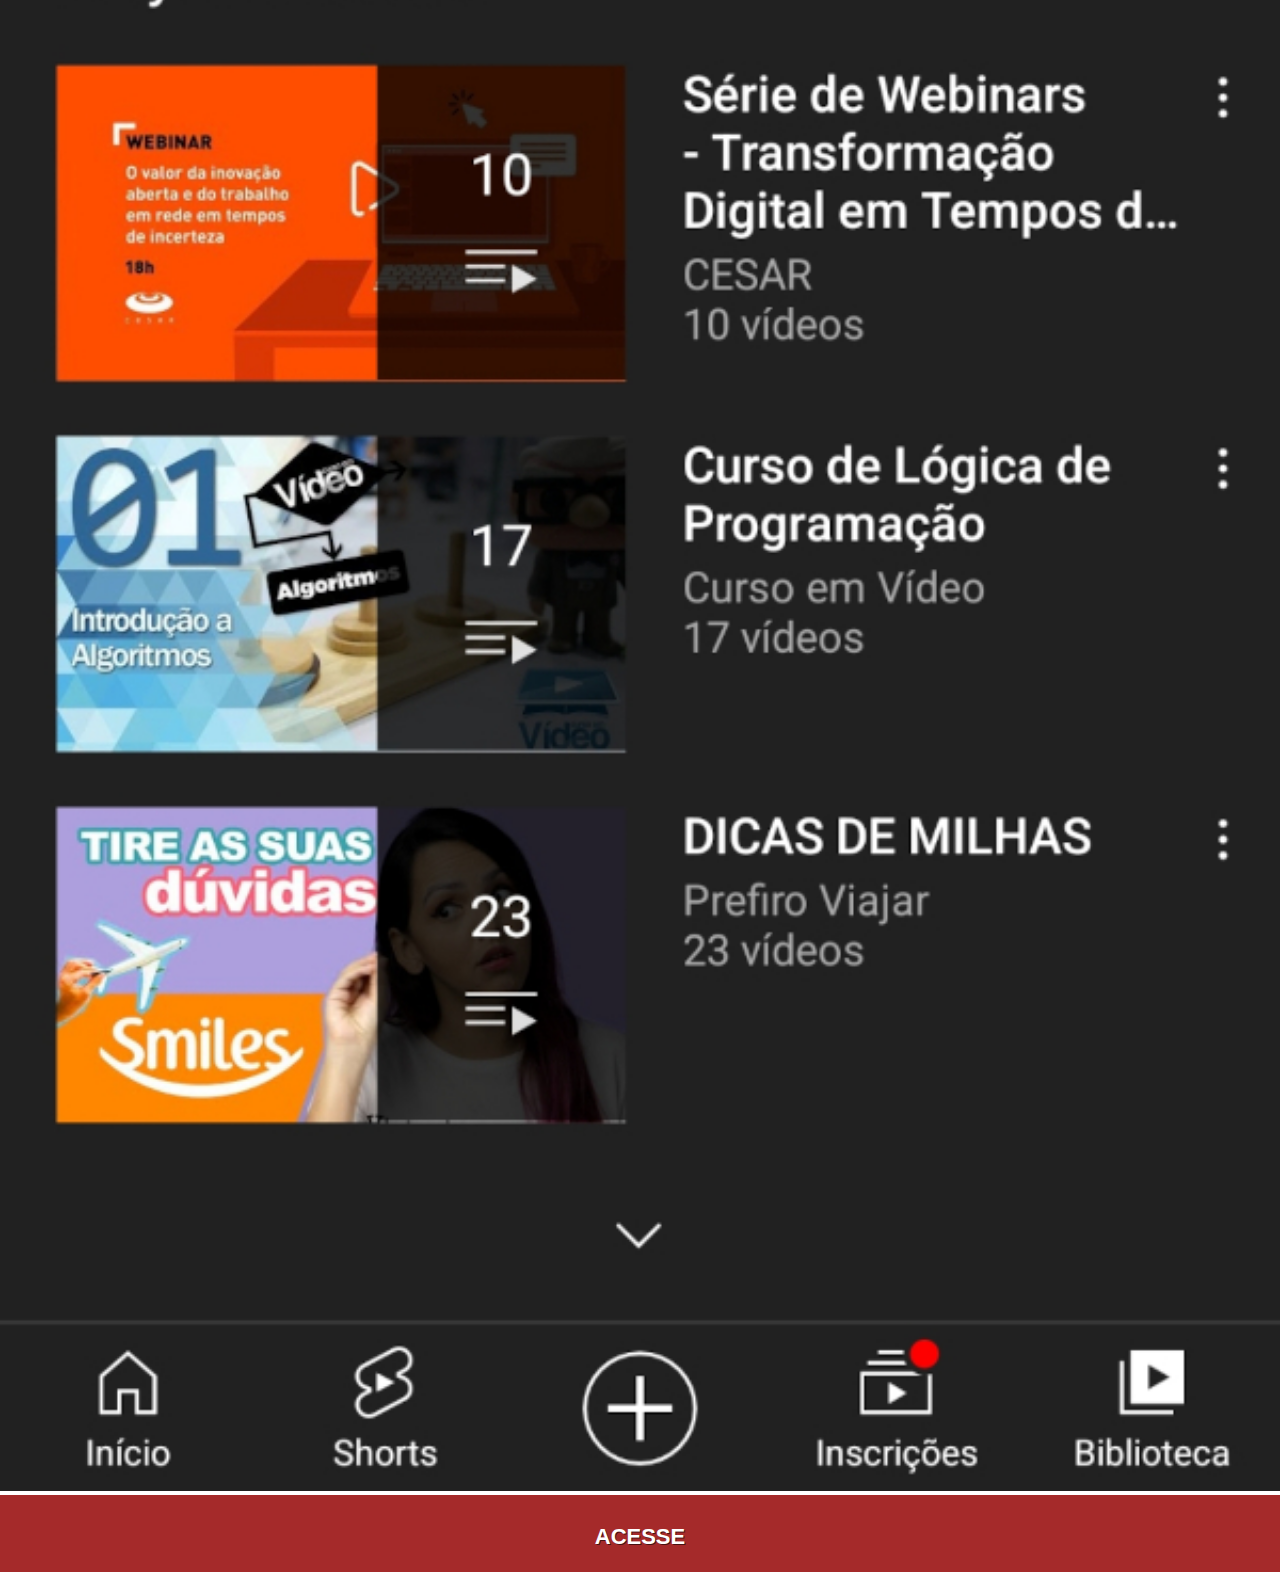
<file: youtube.html>
<!DOCTYPE html>
<html lang="pt-br">
<head>
    <meta charset="UTF-8">
    <meta http-equiv="X-UA-Compatible" content="IE=edge">
    <meta name="viewport" content="width=device-width, initial-scale=1.0">
    <title>youtube</title>
    <link rel="stylesheet" href="estilos/tela.css">
</head>
<body>
    <img src="imagens/tela-youtube.jpg" alt="youtube">
    <a href="https://www.youtube.com/c/WyniciusSilva/playlists" target="_blank">acesse</a>
</body>
</html>
</file>
<file: estilos/style.css>
@charset "UTF-8";

*{
    margin: 0px;
    padding: 0px;
    font-family: Verdana, Geneva, Tahoma, sans-serif;
}

html, body{
    height: 100vh;
    width: 100vw;

}
body{
    background: lightgray url('../imagens/fundo-madeira.jpg') top center no-repeat fixed;
    background-size: cover;
}

main{
    position: relative;
    height: 100vh;

}
    #telefone{
        position:absolute;
        top: 50%;
        left: 50%;
        transform: translate(-50%, -50%);

        height: 627px;
        width: 311px;
        background: url('../imagens/frame-iphone.png') center center no-repeat ;
    }
    iframe#tela{
        position: relative;
        top: 79px;
        left: 21px;
        width: 269px;
        height: 473px;
    }
    #redes-sociais{
        position: absolute;
        right: .2%;
    }
        #redes-sociais img {
            height: 50px;
            width: 50px;
            margin: 7px 5px 10px 0px;
            border-radius: 50%;
            box-shadow: 1px 1px 2px rgba(0, 0, 0, 0.534);
            box-sizing: border-box;
        }
        #redes-sociais img:hover {
            border: 2px solid rgba(255, 255, 255, 0.637);
            transform: translate(-3px, -3px);
            box-shadow: 5px 5px 10px rgba(0, 0, 0, 0.623);
            transition: .5s, border .5s;
        }
</file>
<file: estilos/tela.css>
@charset "utf-8";

* {
    margin: 0px;
    padding: 0px;
    font-family: Arial, Helvetica, sans-serif;
}

::-webkit-scrollbar{
    width: 0px;
    height: 0px;
}
img {
    width: 100vw;
}
a {
    display: block;
    background-color: brown;
    color: white;
    padding: 20px;
    font-variant: small-caps;
    text-decoration: none;
    text-align: center;
    font-weight: bolder;
    font-size: 2em;
    text-shadow: 1px 1px rgba(0, 0, 0, 0.575);
}
a:hover{
    background-color: rgb(2, 2, 194);
}
</file>
